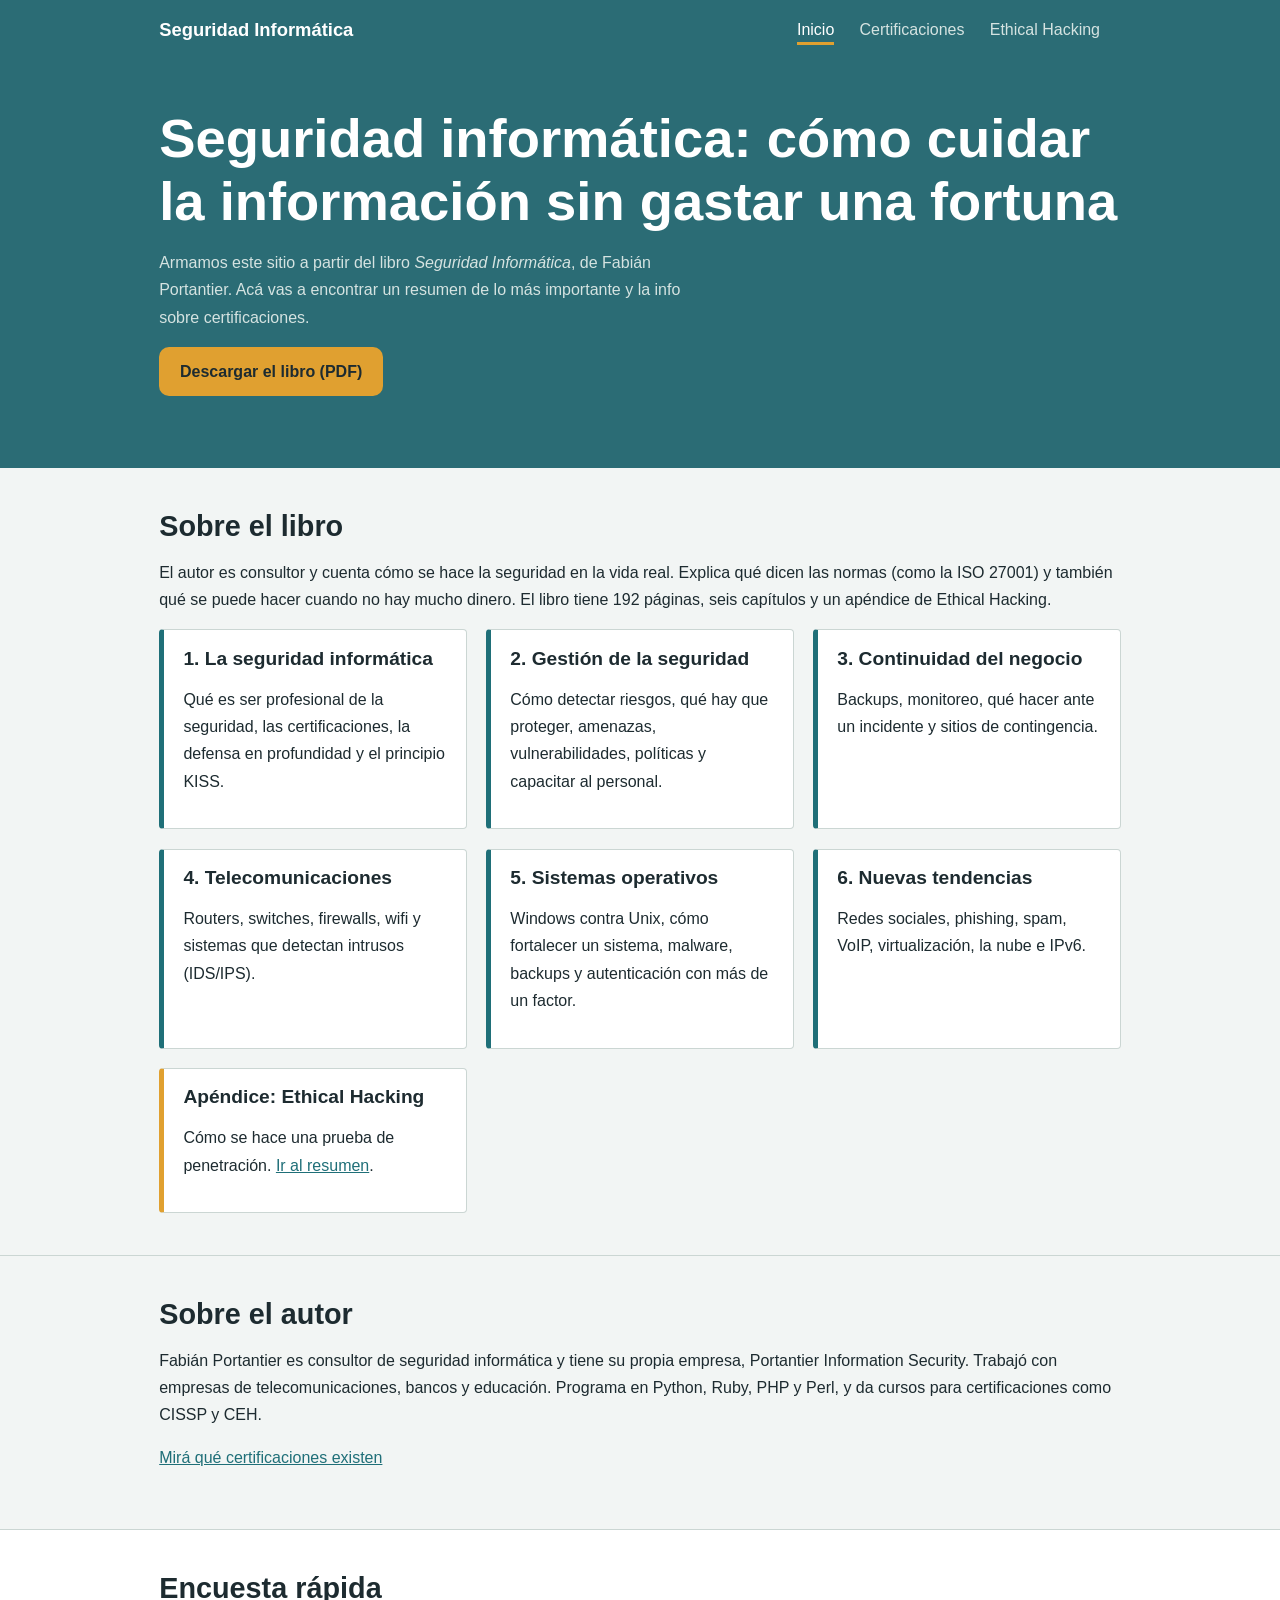
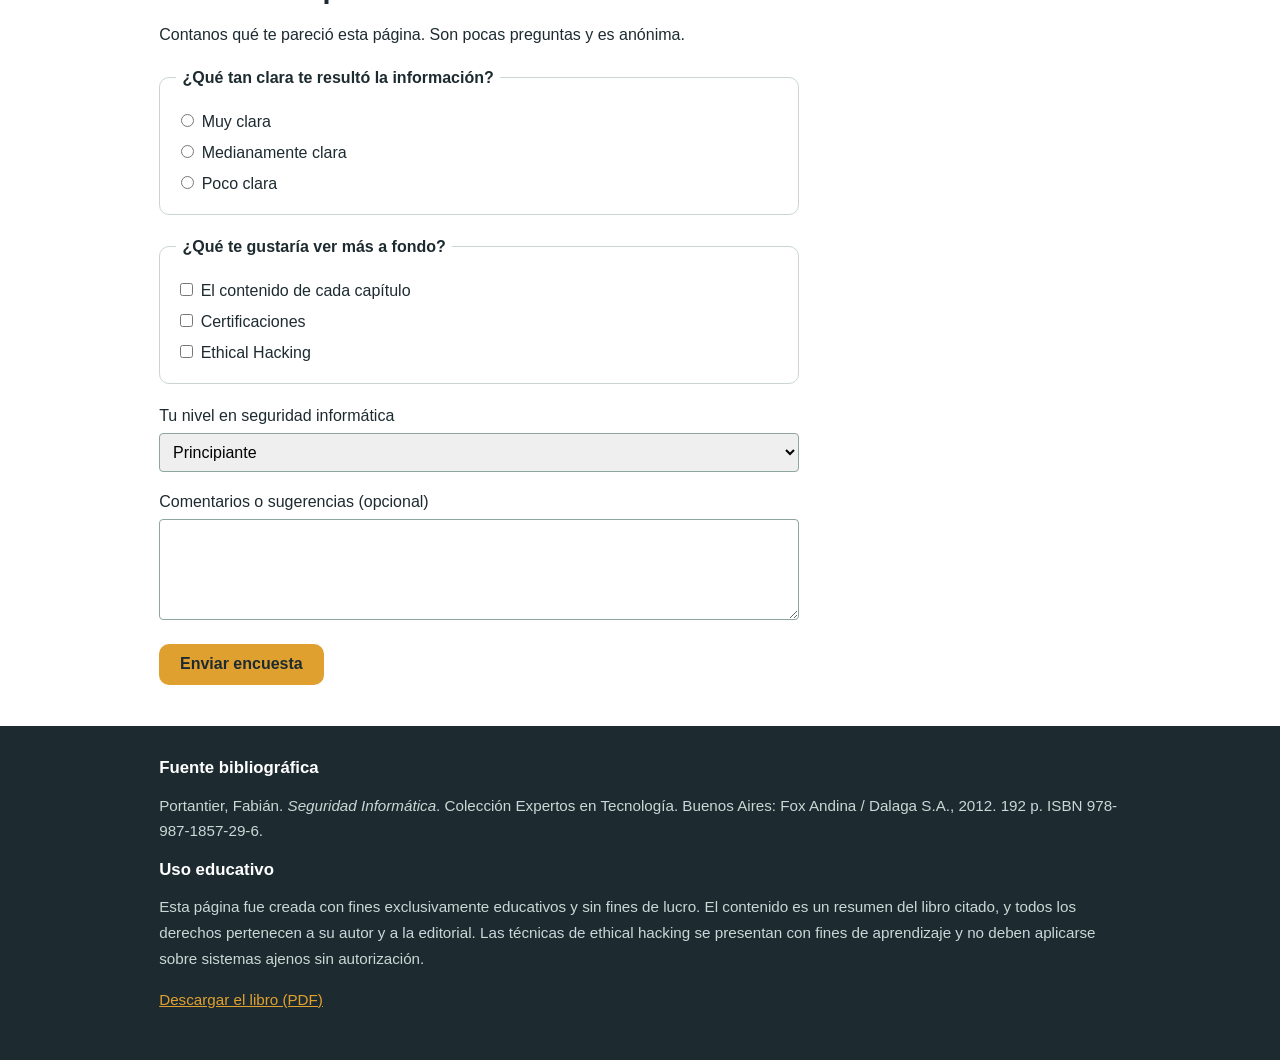
<file: index.html>
<!DOCTYPE html>
<html lang="es">
    <head>
        <meta charset="UTF-8">
        <meta name="viewport" content="width=device-width, initial-scale=1">
        <title>Inicio | Seguridad Informática</title>
        <link rel="stylesheet" href="css/style.css">
    </head>
    <body>
        <header>
            <div class="wrap">
                <a class="logo" href="index.html">Seguridad Informática</a>
                <nav>
                    <a href="index.html" aria-current="page">Inicio</a>
                    <a href="certificaciones.html">Certificaciones</a>
                    <a href="ethical-hacking.html">Ethical Hacking</a>
                </nav>
            </div>
        </header>
        <div class="hero">
            <div class="wrap">
                <div>
                    <h1>Seguridad informática: cómo cuidar la información sin gastar una fortuna</h1>
                    <p>Armamos este sitio a partir del libro <em>Seguridad Informática</em>, de Fabián Portantier. Acá vas a encontrar un resumen de lo más importante y la info sobre certificaciones.</p>
                    <p>
                        <a class="btn" href="https://drive.google.com/file/d/19-nPqINMqhKb6rBQY4mxZt9-CWTmrsnh/view?usp=sharing" target="_blank" download>Descargar el libro (PDF)</a>
                    </p>
                </div>
            </div>
        </div>
        <main>
            <section class="block">
                <div class="wrap">
                    <h2>Sobre el libro</h2>
                    <p>El autor es consultor y cuenta cómo se hace la seguridad en la vida real. Explica qué dicen las normas (como la ISO 27001) y también qué se puede hacer cuando no hay mucho dinero. El libro tiene 192 páginas, seis capítulos y un apéndice de Ethical Hacking.</p>
                    <div class="cols">
                        <div class="card">
                            <h3>1. La seguridad informática</h3>
                            <p>Qué es ser profesional de la seguridad, las certificaciones, la defensa en profundidad y el principio KISS.</p>
                        </div>
                        <div class="card">
                            <h3>2. Gestión de la seguridad</h3>
                            <p>Cómo detectar riesgos, qué hay que proteger, amenazas, vulnerabilidades, políticas y capacitar al personal.</p>
                        </div>
                        <div class="card">
                            <h3>3. Continuidad del negocio</h3>
                            <p>Backups, monitoreo, qué hacer ante un incidente y sitios de contingencia.</p>
                        </div>
                        <div class="card">
                            <h3>4. Telecomunicaciones</h3>
                            <p>Routers, switches, firewalls, wifi y sistemas que detectan intrusos (IDS/IPS).</p>
                        </div>
                        <div class="card">
                            <h3>5. Sistemas operativos</h3>
                            <p>Windows contra Unix, cómo fortalecer un sistema, malware, backups y autenticación con más de un factor.</p>
                        </div>
                        <div class="card">
                            <h3>6. Nuevas tendencias</h3>
                            <p>Redes sociales, phishing, spam, VoIP, virtualización, la nube e IPv6.</p>
                        </div>
                        <div class="card alt">
                            <h3>Apéndice: Ethical Hacking</h3>
                            <p>Cómo se hace una prueba de penetración. <a href="ethical-hacking.html">Ir al resumen</a>.</p>
                        </div>
                    </div>
                </div>
            </section>
            <section class="block">
                <div class="wrap">
                    <h2>Sobre el autor</h2>
                    <p>Fabián Portantier es consultor de seguridad informática y tiene su propia empresa, Portantier Information Security. Trabajó con empresas de telecomunicaciones, bancos y educación. Programa en Python, Ruby, PHP y Perl, y da cursos para certificaciones como CISSP y CEH.</p>
                    <p>
                        <a href="certificaciones.html">Mirá qué certificaciones existen</a>
                    </p>
                </div>
            </section>
        </main>
        <section class="survey">
            <div class="wrap">
                <h2>Encuesta rápida</h2>
                <p>Contanos qué te pareció esta página. Son pocas preguntas y es anónima.</p>
                <form id="encuesta" data-pagina="Inicio">
                    <fieldset>
                        <legend>¿Qué tan clara te resultó la información?</legend>
                        <label>
                            <input type="radio" name="claridad" value="5" required> Muy clara
                        </label>
                        <label>
                            <input type="radio" name="claridad" value="3"> Medianamente clara
                        </label>
                        <label>
                            <input type="radio" name="claridad" value="1"> Poco clara
                        </label>
                    </fieldset>
                    <fieldset>
                        <legend>¿Qué te gustaría ver más a fondo?</legend>
                        <label>
                            <input type="checkbox" name="interes" value="a"> El contenido de cada capítulo
                        </label>
                        <label>
                            <input type="checkbox" name="interes" value="b"> Certificaciones
                        </label>
                        <label>
                            <input type="checkbox" name="interes" value="c"> Ethical Hacking
                        </label>
                    </fieldset>
                    <p>
                        <label for="nivel">Tu nivel en seguridad informática</label>
                        <select id="nivel" name="nivel">
                            <option>Principiante</option>
                            <option>Intermedio</option>
                            <option>Avanzado</option>
                        </select>
                    </p>
                    <p>
                        <label for="coment">Comentarios o sugerencias (opcional)</label>
                        <textarea id="coment" name="comentarios" rows="3"></textarea>
                    </p>
                    <button class="btn" type="submit">Enviar encuesta</button>
                    <p id="gracias" class="ok" hidden>¡Gracias por responder!</p>
                </form>
            </div>
        </section>
        <footer>
            <div class="wrap">
                <h3>Fuente bibliográfica</h3>
                <p>Portantier, Fabián. <em>Seguridad Informática</em>. Colección Expertos en Tecnología. Buenos Aires: Fox Andina / Dalaga S.A., 2012. 192 p. ISBN 978-987-1857-29-6.</p>
                <h3>Uso educativo</h3>
                <p>Esta página fue creada con fines exclusivamente educativos y sin fines de lucro. El contenido es un resumen del libro citado, y todos los derechos pertenecen a su autor y a la editorial. Las técnicas de ethical hacking se presentan con fines de aprendizaje y no deben aplicarse sobre sistemas ajenos sin autorización.</p>
                <p>
                    <a href="https://drive.google.com/file/d/19-nPqINMqhKb6rBQY4mxZt9-CWTmrsnh/view?usp=sharing" target="_blank" download>Descargar el libro (PDF)</a>
                </p>
            </div>
        </footer>
        <script>
            document.getElementById("encuesta").addEventListener("submit",function(e){e.preventDefault();
            this.querySelector("button").hidden=true;document.getElementById("gracias").hidden=false;});
        </script>
    </body>
</html>
</file>
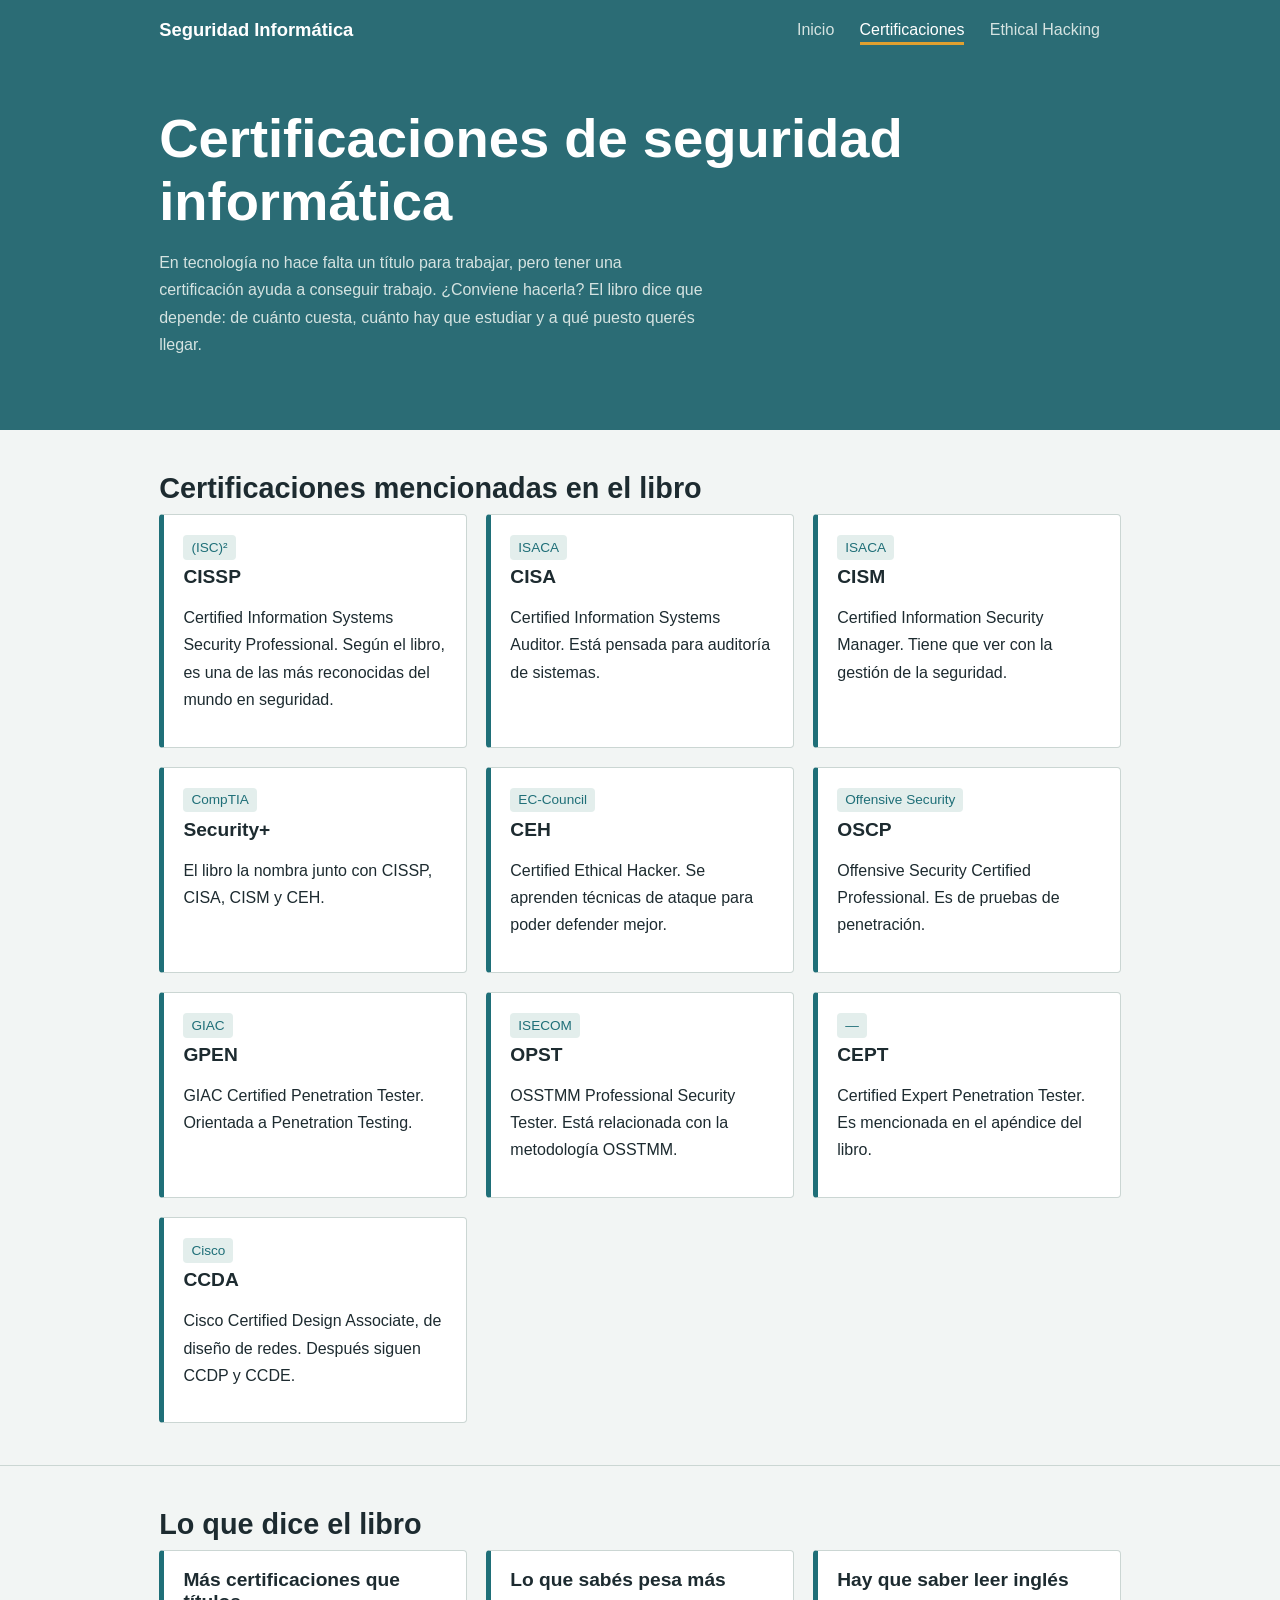
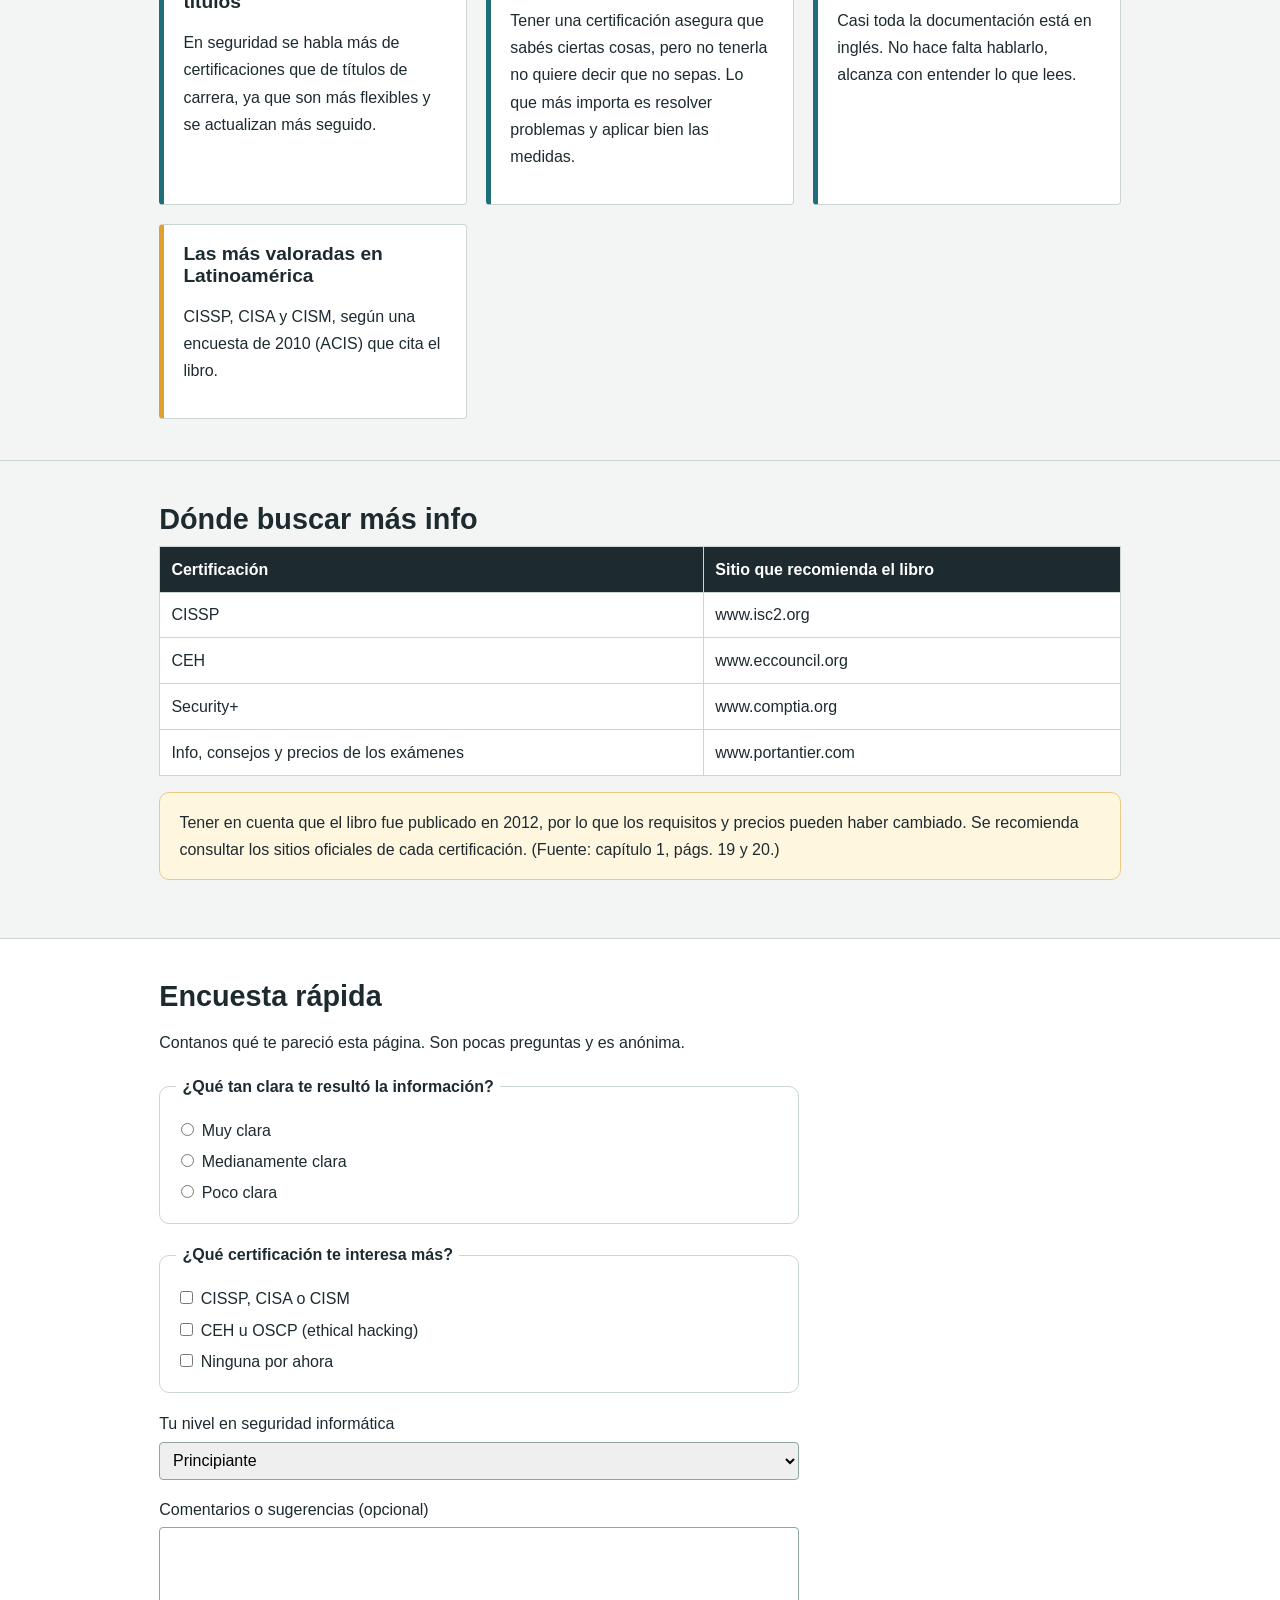
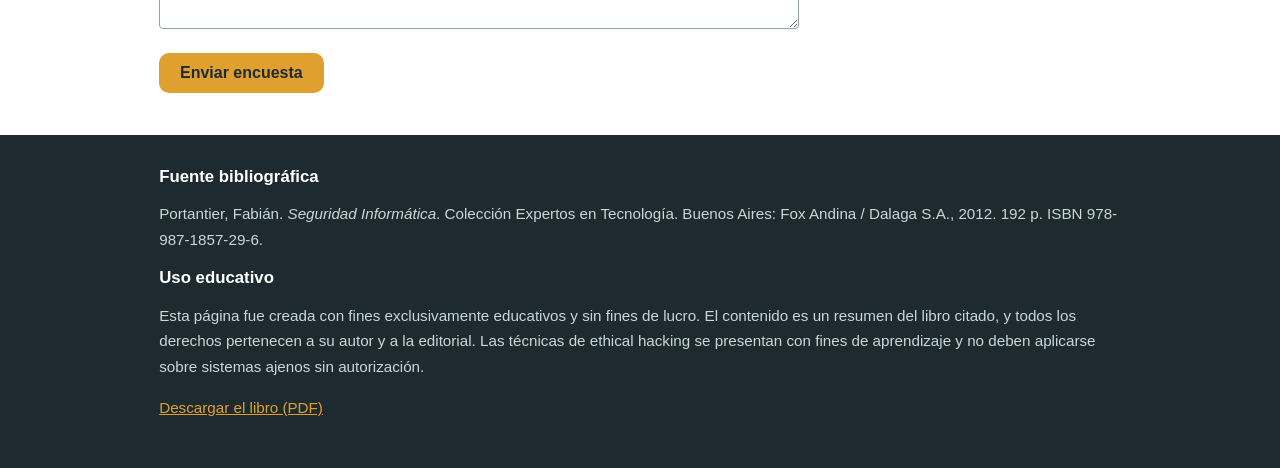
<file: certificaciones.html>
<!DOCTYPE html>
<html lang="es">
    <head>
        <meta charset="UTF-8">
        <meta name="viewport" content="width=device-width, initial-scale=1">
        <title>Certificaciones | Seguridad Informática</title>
        <link rel="stylesheet" href="css/style.css">
    </head>
    <body>
        <header>
            <div class="wrap">
                <a class="logo" href="index.html">Seguridad Informática</a>
                <nav>
                    <a href="index.html">Inicio</a>
                    <a href="certificaciones.html" aria-current="page">Certificaciones</a>
                    <a href="ethical-hacking.html">Ethical Hacking</a>
                </nav>
            </div>
        </header>
        <div class="hero">
            <div class="wrap" style="grid-template-columns:1fr">
                <div>
                    <h1>Certificaciones de seguridad informática</h1>
                    <p>En tecnología no hace falta un título para trabajar, pero tener una certificación ayuda a conseguir trabajo. ¿Conviene hacerla? El libro dice que depende: de cuánto cuesta, cuánto hay que estudiar y a qué puesto querés llegar.</p>
                </div>
            </div>
        </div>
        <main>
            <section class="block">
                <div class="wrap">
                    <h2>Certificaciones mencionadas en el libro</h2>
                    <div class="cols">
                        <div class="card">
                            <span class="tag">(ISC)²</span>
                            <h3>CISSP</h3>
                            <p>Certified Information Systems Security Professional. Según el libro, es una de las más reconocidas del mundo en seguridad.</p>
                        </div>
                        <div class="card">
                            <span class="tag">ISACA</span>
                            <h3>CISA</h3>
                            <p>Certified Information Systems Auditor. Está pensada para auditoría de sistemas.</p>
                        </div>
                        <div class="card">
                            <span class="tag">ISACA</span>
                            <h3>CISM</h3>
                            <p>Certified Information Security Manager. Tiene que ver con la gestión de la seguridad.</p>
                        </div>
                        <div class="card">
                            <span class="tag">CompTIA</span>
                            <h3>Security+</h3>
                            <p>El libro la nombra junto con CISSP, CISA, CISM y CEH.</p>
                        </div>
                        <div class="card">
                            <span class="tag">EC-Council</span>
                            <h3>CEH</h3>
                            <p>Certified Ethical Hacker. Se aprenden técnicas de ataque para poder defender mejor.</p>
                        </div>
                        <div class="card">
                            <span class="tag">Offensive Security</span>
                            <h3>OSCP</h3>
                            <p>Offensive Security Certified Professional. Es de pruebas de penetración.</p>
                        </div>
                        <div class="card">
                            <span class="tag">GIAC</span>
                            <h3>GPEN</h3>
                            <p>GIAC Certified Penetration Tester. Orientada a Penetration Testing.</p>
                        </div>
                        <div class="card">
                            <span class="tag">ISECOM</span>
                            <h3>OPST</h3>
                            <p>OSSTMM Professional Security Tester. Está relacionada con la metodología OSSTMM.</p>
                        </div>
                        <div class="card">
                            <span class="tag">—</span>
                            <h3>CEPT</h3>
                            <p>Certified Expert Penetration Tester. Es mencionada en el apéndice del libro.</p>
                        </div>
                        <div class="card">
                            <span class="tag">Cisco</span>
                            <h3>CCDA</h3>
                            <p>Cisco Certified Design Associate, de diseño de redes. Después siguen CCDP y CCDE.</p>
                        </div>
                    </div>
                </div>
            </section>
            <section class="block">
                <div class="wrap">
                    <h2>Lo que dice el libro</h2>
                    <div class="cols">
                        <div class="card">
                            <h3>Más certificaciones que títulos</h3>
                            <p>En seguridad se habla más de certificaciones que de títulos de carrera, ya que son más flexibles y se actualizan más seguido.</p>
                        </div>
                        <div class="card">
                            <h3>Lo que sabés pesa más</h3>
                            <p>Tener una certificación asegura que sabés ciertas cosas, pero no tenerla no quiere decir que no sepas. Lo que más importa es resolver problemas y aplicar bien las medidas.</p>
                        </div>
                        <div class="card">
                            <h3>Hay que saber leer inglés</h3>
                            <p>Casi toda la documentación está en inglés. No hace falta hablarlo, alcanza con entender lo que lees.</p>
                        </div>
                        <div class="card alt">
                            <h3>Las más valoradas en Latinoamérica</h3>
                            <p>CISSP, CISA y CISM, según una encuesta de 2010 (ACIS) que cita el libro.</p>
                        </div>
                    </div>
                </div>
            </section>
            <section class="block">
                <div class="wrap">
                    <h2>Dónde buscar más info</h2>
                    <div class="scroll">
                        <table class="data">
                            <tr>
                                <th>Certificación</th>
                                <th>Sitio que recomienda el libro</th>
                            </tr>
                            <tr>
                                <td>CISSP</td>
                                <td>www.isc2.org</td>
                            </tr>
                            <tr>
                                <td>CEH</td>
                                <td>www.eccouncil.org</td>
                            </tr>
                            <tr>
                                <td>Security+</td>
                                <td>www.comptia.org</td>
                            </tr>
                            <tr>
                                <td>Info, consejos y precios de los exámenes</td>
                                <td>www.portantier.com</td>
                            </tr>
                        </table>
                    </div>
                    <p class="note">Tener en cuenta que el libro fue publicado en 2012, por lo que los requisitos y precios pueden haber cambiado. Se recomienda consultar los sitios oficiales de cada certificación. (Fuente: capítulo 1, págs. 19 y 20.)</p>
                </div>
            </section>
        </main>
        <section class="survey">
            <div class="wrap">
                <h2>Encuesta rápida</h2>
                <p>Contanos qué te pareció esta página. Son pocas preguntas y es anónima.</p>
                <form id="encuesta" data-pagina="Certificaciones">
                    <fieldset>
                        <legend>¿Qué tan clara te resultó la información?</legend>
                        <label>
                            <input type="radio" name="claridad" value="5" required> Muy clara
                        </label>
                        <label>
                            <input type="radio" name="claridad" value="3"> Medianamente clara
                        </label>
                        <label>
                            <input type="radio" name="claridad" value="1"> Poco clara
                        </label>
                    </fieldset>
                    <fieldset>
                        <legend>¿Qué certificación te interesa más?</legend>
                        <label>
                            <input type="checkbox" name="interes" value="a"> CISSP, CISA o CISM
                        </label>
                        <label>
                            <input type="checkbox" name="interes" value="b"> CEH u OSCP (ethical hacking)
                        </label>
                        <label>
                            <input type="checkbox" name="interes" value="c"> Ninguna por ahora
                        </label>
                    </fieldset>
                    <p>
                        <label for="nivel">Tu nivel en seguridad informática</label>
                        <select id="nivel" name="nivel">
                            <option>Principiante</option>
                            <option>Intermedio</option>
                            <option>Avanzado</option>
                        </select>
                    </p>
                    <p>
                        <label for="coment">Comentarios o sugerencias (opcional)</label>
                        <textarea id="coment" name="comentarios" rows="3"></textarea>
                    </p>
                    <button class="btn" type="submit">Enviar encuesta</button>
                    <p id="gracias" class="ok" hidden>¡Gracias por responder!</p>
                </form>
            </div>
        </section>
        <footer>
            <div class="wrap">
                <h3>Fuente bibliográfica</h3>
                <p>Portantier, Fabián. <em>Seguridad Informática</em>. Colección Expertos en Tecnología. Buenos Aires: Fox Andina / Dalaga S.A., 2012. 192 p. ISBN 978-987-1857-29-6.</p>
                <h3>Uso educativo</h3>
                <p>Esta página fue creada con fines exclusivamente educativos y sin fines de lucro. El contenido es un resumen del libro citado, y todos los derechos pertenecen a su autor y a la editorial. Las técnicas de ethical hacking se presentan con fines de aprendizaje y no deben aplicarse sobre sistemas ajenos sin autorización.</p>
                <p>
                    <a href="https://drive.google.com/file/d/19-nPqINMqhKb6rBQY4mxZt9-CWTmrsnh/view?usp=sharing" target="_blank" download>Descargar el libro (PDF)</a>
                </p>
            </div>
        </footer>
        <script>
            document.getElementById("encuesta").addEventListener("submit",function(e){e.preventDefault();
            this.querySelector("button").hidden=true;document.getElementById("gracias").hidden=false;});
        </script>
    </body>
</html>
</file>
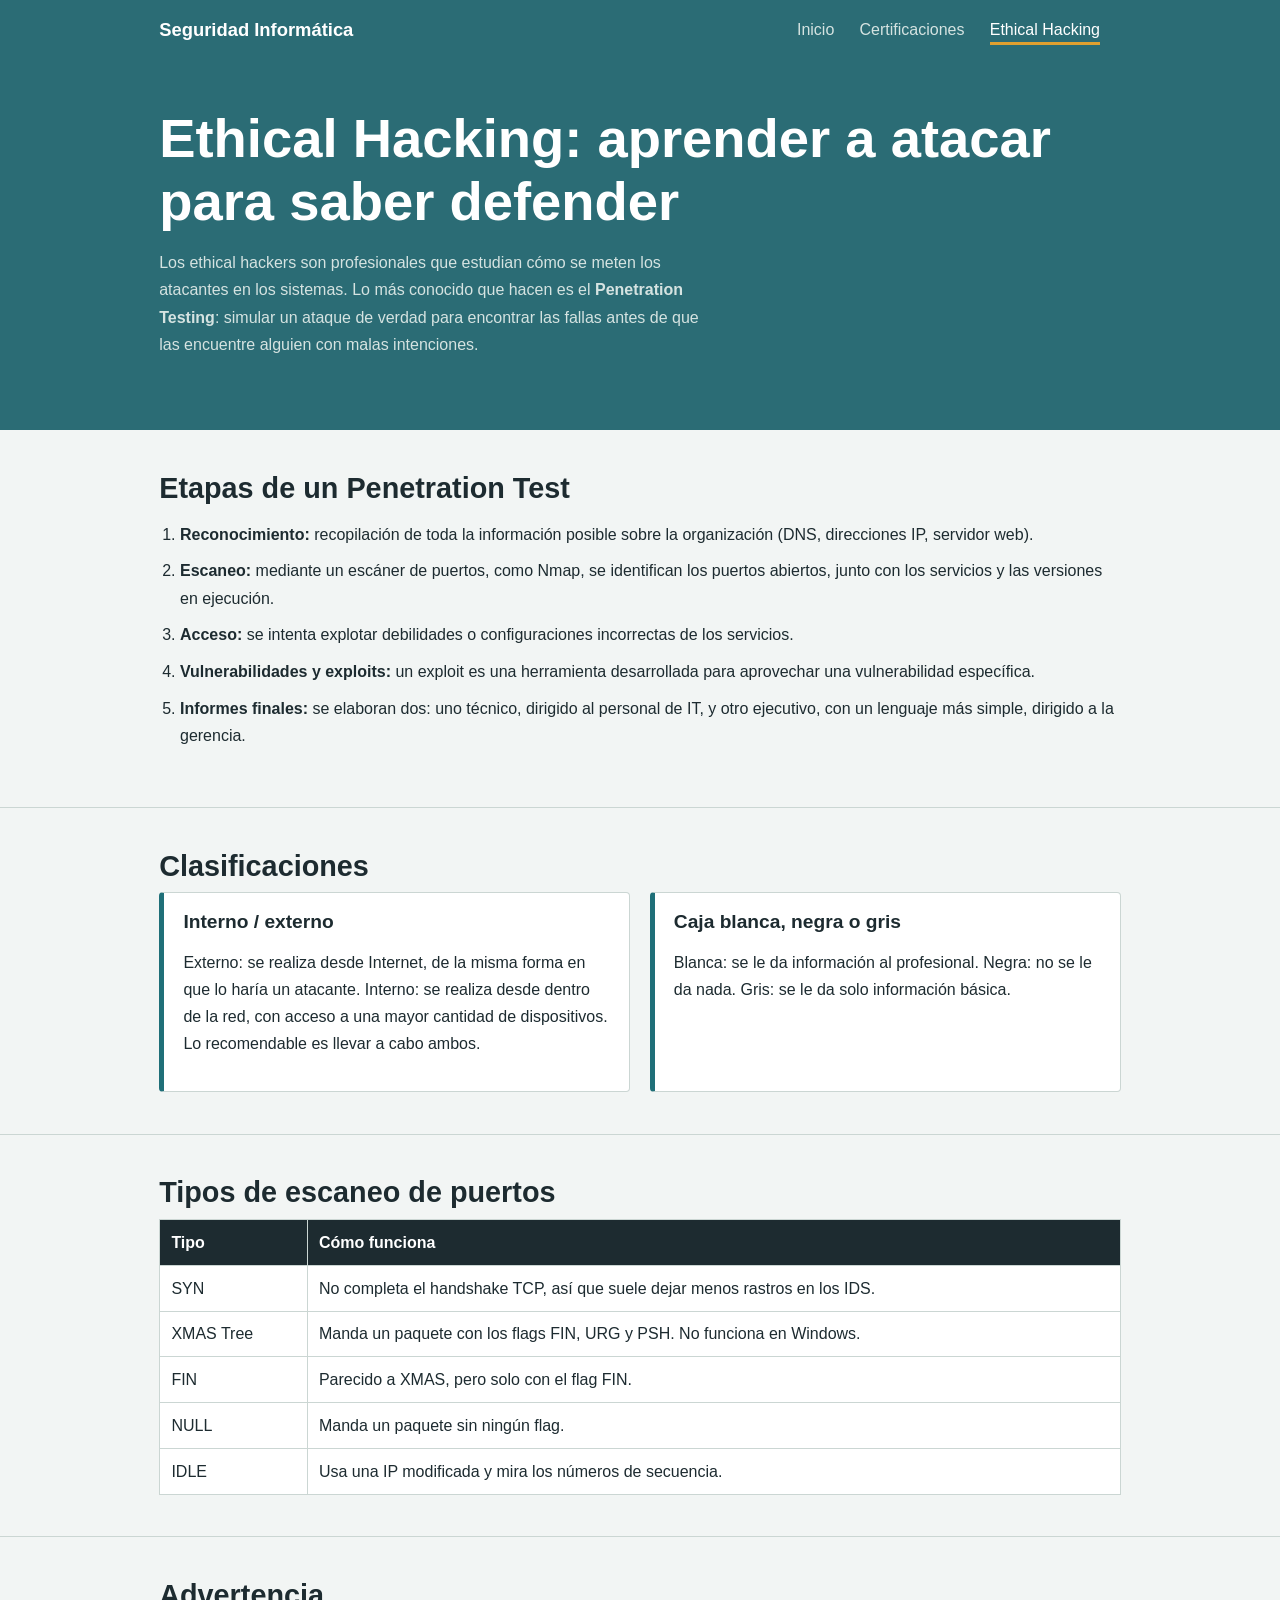
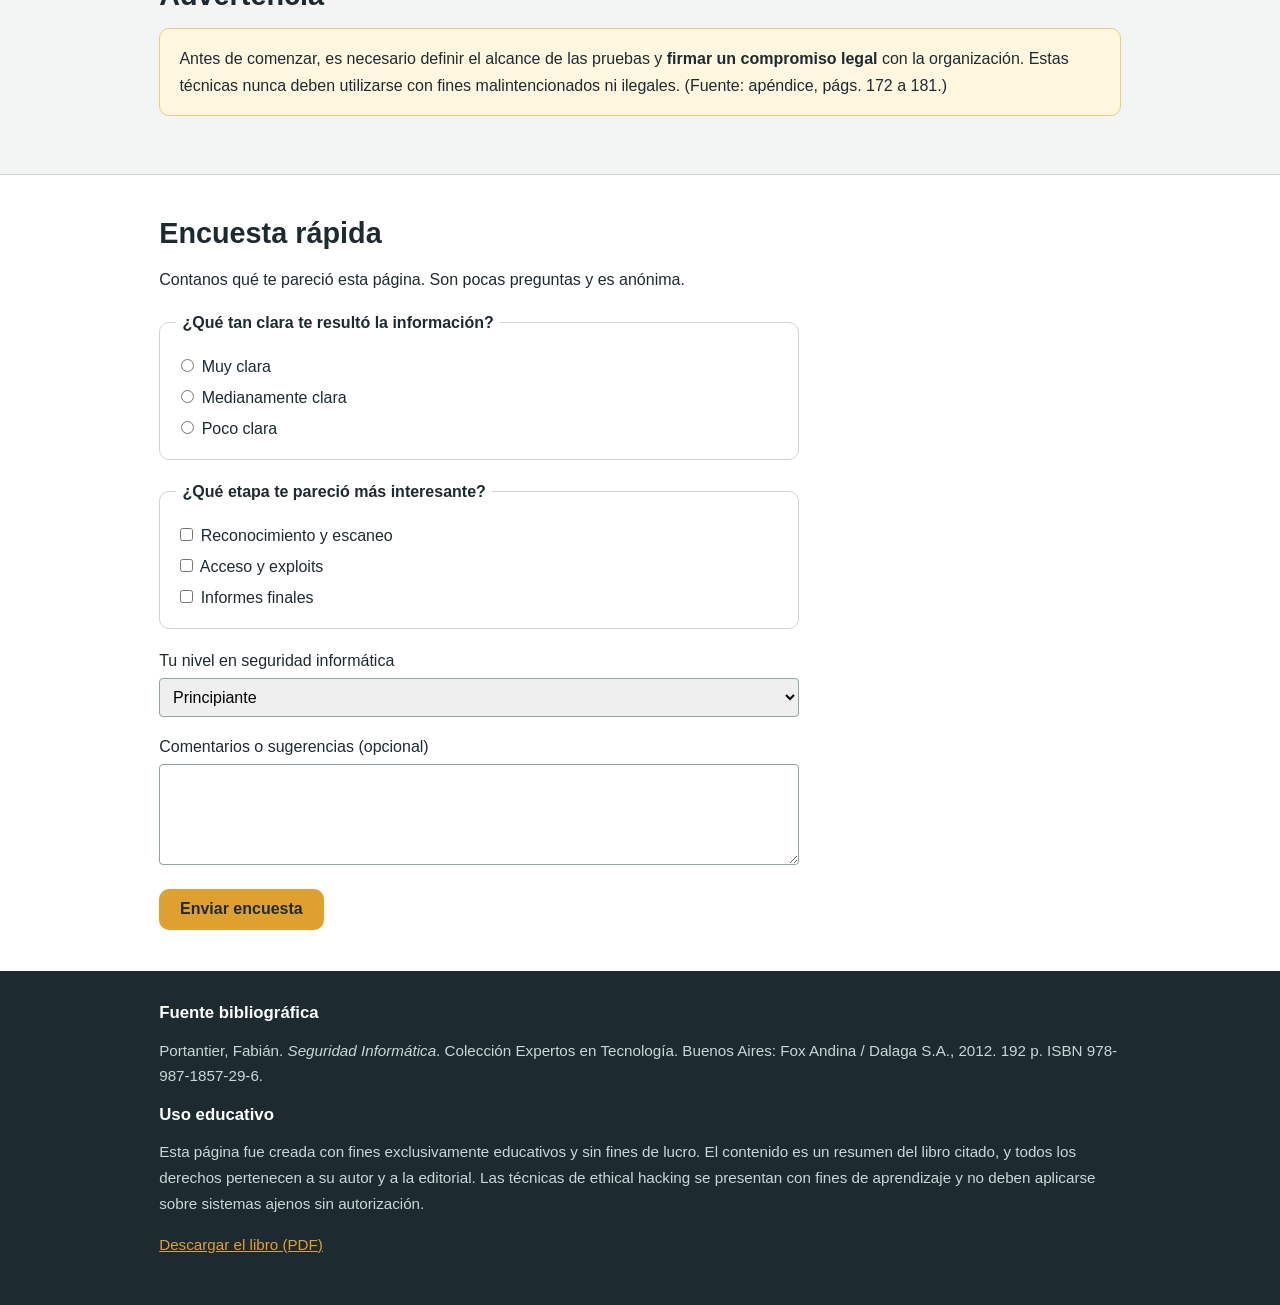
<file: ethical-hacking.html>
<!DOCTYPE html>
<html lang="es">
    <head>
        <meta charset="UTF-8">
        <meta name="viewport" content="width=device-width, initial-scale=1">
        <title>Ethical Hacking | Seguridad Informática</title>
        <link rel="stylesheet" href="css/style.css">
    </head>
    <body>
        <header>
            <div class="wrap">
                <a class="logo" href="index.html">Seguridad Informática</a>
                <nav>
                    <a href="index.html">Inicio</a>
                    <a href="certificaciones.html">Certificaciones</a>
                    <a href="ethical-hacking.html" aria-current="page">Ethical Hacking</a>
                </nav>
            </div>
        </header>
        <div class="hero">
            <div class="wrap" style="grid-template-columns:1fr">
                <div>
                    <h1>Ethical Hacking: aprender a atacar para saber defender</h1>
                    <p>Los ethical hackers son profesionales que estudian cómo se meten los atacantes en los sistemas. Lo más conocido que hacen es el <strong>Penetration Testing</strong>: simular un ataque de verdad para encontrar las fallas antes de que las encuentre alguien con malas intenciones.</p>
                </div>
            </div>
        </div>
        <main>
            <section class="block">
                <div class="wrap">
                    <h2>Etapas de un Penetration Test</h2>
                    <ol class="steps">
                        <li>
                            <strong>Reconocimiento:</strong> recopilación de toda la información posible sobre la organización (DNS, direcciones IP, servidor web).
                        </li>
                        <li>
                            <strong>Escaneo:</strong> mediante un escáner de puertos, como Nmap, se identifican los puertos abiertos, junto con los servicios y las versiones en ejecución.
                        </li>
                        <li>
                            <strong>Acceso:</strong> se intenta explotar debilidades o configuraciones incorrectas de los servicios.
                        </li>
                        <li>
                            <strong>Vulnerabilidades y exploits:</strong> un exploit es una herramienta desarrollada para aprovechar una vulnerabilidad específica.
                        </li>
                        <li>
                            <strong>Informes finales:</strong> se elaboran dos: uno técnico, dirigido al personal de IT, y otro ejecutivo, con un lenguaje más simple, dirigido a la gerencia.
                        </li>
                    </ol>
                </div>
            </section>
            <section class="block">
                <div class="wrap">
                    <h2>Clasificaciones</h2>
                    <div class="cols">
                        <div class="card">
                            <h3>Interno / externo</h3>
                            <p>Externo: se realiza desde Internet, de la misma forma en que lo haría un atacante. Interno: se realiza desde dentro de la red, con acceso a una mayor cantidad de dispositivos. Lo recomendable es llevar a cabo ambos.</p>
                        </div>
                        <div class="card">
                            <h3>Caja blanca, negra o gris</h3>
                            <p>Blanca: se le da información al profesional. Negra: no se le da nada. Gris: se le da solo información básica.</p>
                        </div>
                    </div>
                </div>
            </section>
            <section class="block">
                <div class="wrap">
                    <h2>Tipos de escaneo de puertos</h2>
                    <div class="scroll">
                        <table class="data">
                            <tr>
                                <th>Tipo</th>
                                <th>Cómo funciona</th>
                            </tr>
                            <tr>
                                <td>SYN</td>
                                <td>No completa el handshake TCP, así que suele dejar menos rastros en los IDS.</td>
                            </tr>
                            <tr>
                                <td>XMAS Tree</td>
                                <td>Manda un paquete con los flags FIN, URG y PSH. No funciona en Windows.</td>
                            </tr>
                            <tr>
                                <td>FIN</td>
                                <td>Parecido a XMAS, pero solo con el flag FIN.</td>
                            </tr>
                            <tr>
                                <td>NULL</td>
                                <td>Manda un paquete sin ningún flag.</td>
                            </tr>
                            <tr>
                                <td>IDLE</td>
                                <td>Usa una IP modificada y mira los números de secuencia.</td>
                            </tr>
                        </table>
                    </div>
                </div>
            </section>
            <section class="block">
                <div class="wrap">
                    <h2>Advertencia</h2>
                    <p class="note">Antes de comenzar, es necesario definir el alcance de las pruebas y <strong>firmar un compromiso legal</strong> con la organización. Estas técnicas nunca deben utilizarse con fines malintencionados ni ilegales. (Fuente: apéndice, págs. 172 a 181.)</p>
                </div>
            </section>
        </main>
        <section class="survey">
            <div class="wrap">
                <h2>Encuesta rápida</h2>
                <p>Contanos qué te pareció esta página. Son pocas preguntas y es anónima.</p>
                <form id="encuesta" data-pagina="Ethical Hacking">
                    <fieldset>
                        <legend>¿Qué tan clara te resultó la información?</legend>
                        <label>
                            <input type="radio" name="claridad" value="5" required> Muy clara
                        </label>
                        <label>
                            <input type="radio" name="claridad" value="3"> Medianamente clara
                        </label>
                        <label>
                            <input type="radio" name="claridad" value="1"> Poco clara
                        </label>
                    </fieldset>
                    <fieldset>
                        <legend>¿Qué etapa te pareció más interesante?</legend>
                        <label>
                            <input type="checkbox" name="interes" value="a"> Reconocimiento y escaneo
                        </label>
                        <label>
                            <input type="checkbox" name="interes" value="b"> Acceso y exploits
                        </label>
                        <label>
                            <input type="checkbox" name="interes" value="c"> Informes finales
                        </label>
                    </fieldset>
                    <p>
                        <label for="nivel">Tu nivel en seguridad informática</label>
                        <select id="nivel" name="nivel">
                            <option>Principiante</option>
                            <option>Intermedio</option>
                            <option>Avanzado</option>
                        </select>
                    </p>
                    <p>
                        <label for="coment">Comentarios o sugerencias (opcional)</label>
                        <textarea id="coment" name="comentarios" rows="3"></textarea>
                    </p>
                    <button class="btn" type="submit">Enviar encuesta</button>
                    <p id="gracias" class="ok" hidden>¡Gracias por responder!</p>
                </form>
            </div>
        </section>
        <footer>
            <div class="wrap">
                <h3>Fuente bibliográfica</h3>
                <p>Portantier, Fabián. <em>Seguridad Informática</em>. Colección Expertos en Tecnología. Buenos Aires: Fox Andina / Dalaga S.A., 2012. 192 p. ISBN 978-987-1857-29-6.</p>
                <h3>Uso educativo</h3>
                <p>Esta página fue creada con fines exclusivamente educativos y sin fines de lucro. El contenido es un resumen del libro citado, y todos los derechos pertenecen a su autor y a la editorial. Las técnicas de ethical hacking se presentan con fines de aprendizaje y no deben aplicarse sobre sistemas ajenos sin autorización.</p>
                <p>
                    <a href="https://drive.google.com/file/d/19-nPqINMqhKb6rBQY4mxZt9-CWTmrsnh/view?usp=sharing" target="_blank" download>Descargar el libro (PDF)</a>
                </p>
            </div>
        </footer>
        <script>
            document.getElementById("encuesta").addEventListener("submit",function(e){e.preventDefault();
            this.querySelector("button").hidden=true;document.getElementById("gracias").hidden=false;});
        </script>
    </body>
</html>
</file>
<file: css/style.css>
* {
box-sizing: border-box;
}

body {
margin: 0;
font-family: Verdana, Arial, sans-serif;
font-size: 1rem;
line-height: 1.7;
color: #1d2b30;
background: #F2F5F4;
}

h1, h2, h3 {
font-family: "Trebuchet MS", Verdana, sans-serif;
line-height: 1.15;
margin: 0 0 .6rem;
}

h1 {
font-size: clamp(2.1rem, 5vw, 3.4rem);
}

h2 {
font-size: 1.8rem;
margin-top: 0;
}

h3 {
font-size: 1.2rem;
}

a {
color: #1F6F78;
}

.wrap {
max-width: 1000px;
margin: 0 auto;
padding: 0 1.2rem;
}

header {
background: #2B6C75;
color: #fff;
}

header .wrap {
display: flex;
flex-wrap: wrap;
gap: .8rem 2rem;
align-items: center;
justify-content: space-between;
padding-top: .9rem;
padding-bottom: .9rem;
}

.logo {
font-family: "Trebuchet MS", Verdana, sans-serif;
font-weight: 700;
font-size: 1.15rem;
color: #fff;
text-decoration: none;
}

nav a {
color: #D5E3E1;
text-decoration: none;
margin-right: 1.3rem;
padding-bottom: .2rem;
}

nav a:hover, nav a[aria-current] {
color: #fff;
border-bottom: 3px solid #E0A030;
}

.hero {
background: #2B6C75;
color: #fff;
padding: 3rem 0 3.5rem;
}

.hero .wrap {
display: grid;
grid-template-columns: 1fr;
gap: 2.5rem;
align-items: center;
}

.hero p {
color: #D5E3E1;
max-width: 34rem;
}

.btn {
display: inline-block;
background: #E0A030;
color: #1d2b30;
font-weight: 700;
padding: .7rem 1.3rem;
border-radius: 10px;
text-decoration: none;
border: 0;
font-size: 1rem;
cursor: pointer;
}

.btn:hover {
background: #F0B545;
}

section.block {
padding: 2.6rem 0;
border-bottom: 1px solid #CBD6D3;
}

.cols {
display: grid;
grid-template-columns: repeat(auto-fit, minmax(250px, 1fr));
gap: 1.2rem;
}

.card {
background: #fff;
border: 1px solid #CBD6D3;
border-left: 5px solid #1F6F78;
padding: 1.1rem 1.2rem;
border-radius: 4px;
}

.card.alt {
border-left-color: #E0A030;
}

.tag {
display: inline-block;
font-size: .85rem;
background: #E3EEEC;
color: #1F6F78;
padding: .05rem .5rem;
border-radius: 4px;
margin-bottom: .4rem;
}

.note {
background: #FFF6E0;
border: 1px solid #EBCB84;
padding: 1rem 1.2rem;
border-radius: 10px;
}

table.data {
width: 100%;
border-collapse: collapse;
background: #fff;
}

table.data th, table.data td {
border: 1px solid #CBD6D3;
padding: .55rem .7rem;
text-align: left;
vertical-align: top;
}

table.data th {
background: #1d2b30;
color: #fff;
}

.scroll {
overflow-x: auto;
}

ol.steps {
padding-left: 1.3rem;
}

ol.steps li {
margin-bottom: .6rem;
}

.survey {
background: #fff;
padding: 2.6rem 0;
}

form {
max-width: 640px;
}

fieldset {
border: 1px solid #CBD6D3;
border-radius: 10px;
margin: 0 0 1.1rem;
padding: .8rem 1rem;
}

legend {
font-weight: 700;
padding: 0 .4rem;
}

label {
display: block;
margin: .25rem 0;
}

select, textarea, input[type=text] {
width: 100%;
padding: .55rem;
border: 1px solid #8FA5A1;
border-radius: 4px;
font: inherit;
}

.ok {
background: #E3F3E8;
border: 1px solid #8CC9A0;
padding: 1rem;
border-radius: 10px;
font-weight: 700;
}

footer {
background: #1d2b30;
color: #C8D8D5;
padding: 2rem 0;
font-size: .95rem;
}

footer a {
color: #E0A030;
}

footer h3 {
color: #fff;
font-size: 1.05rem;
}
</file>
